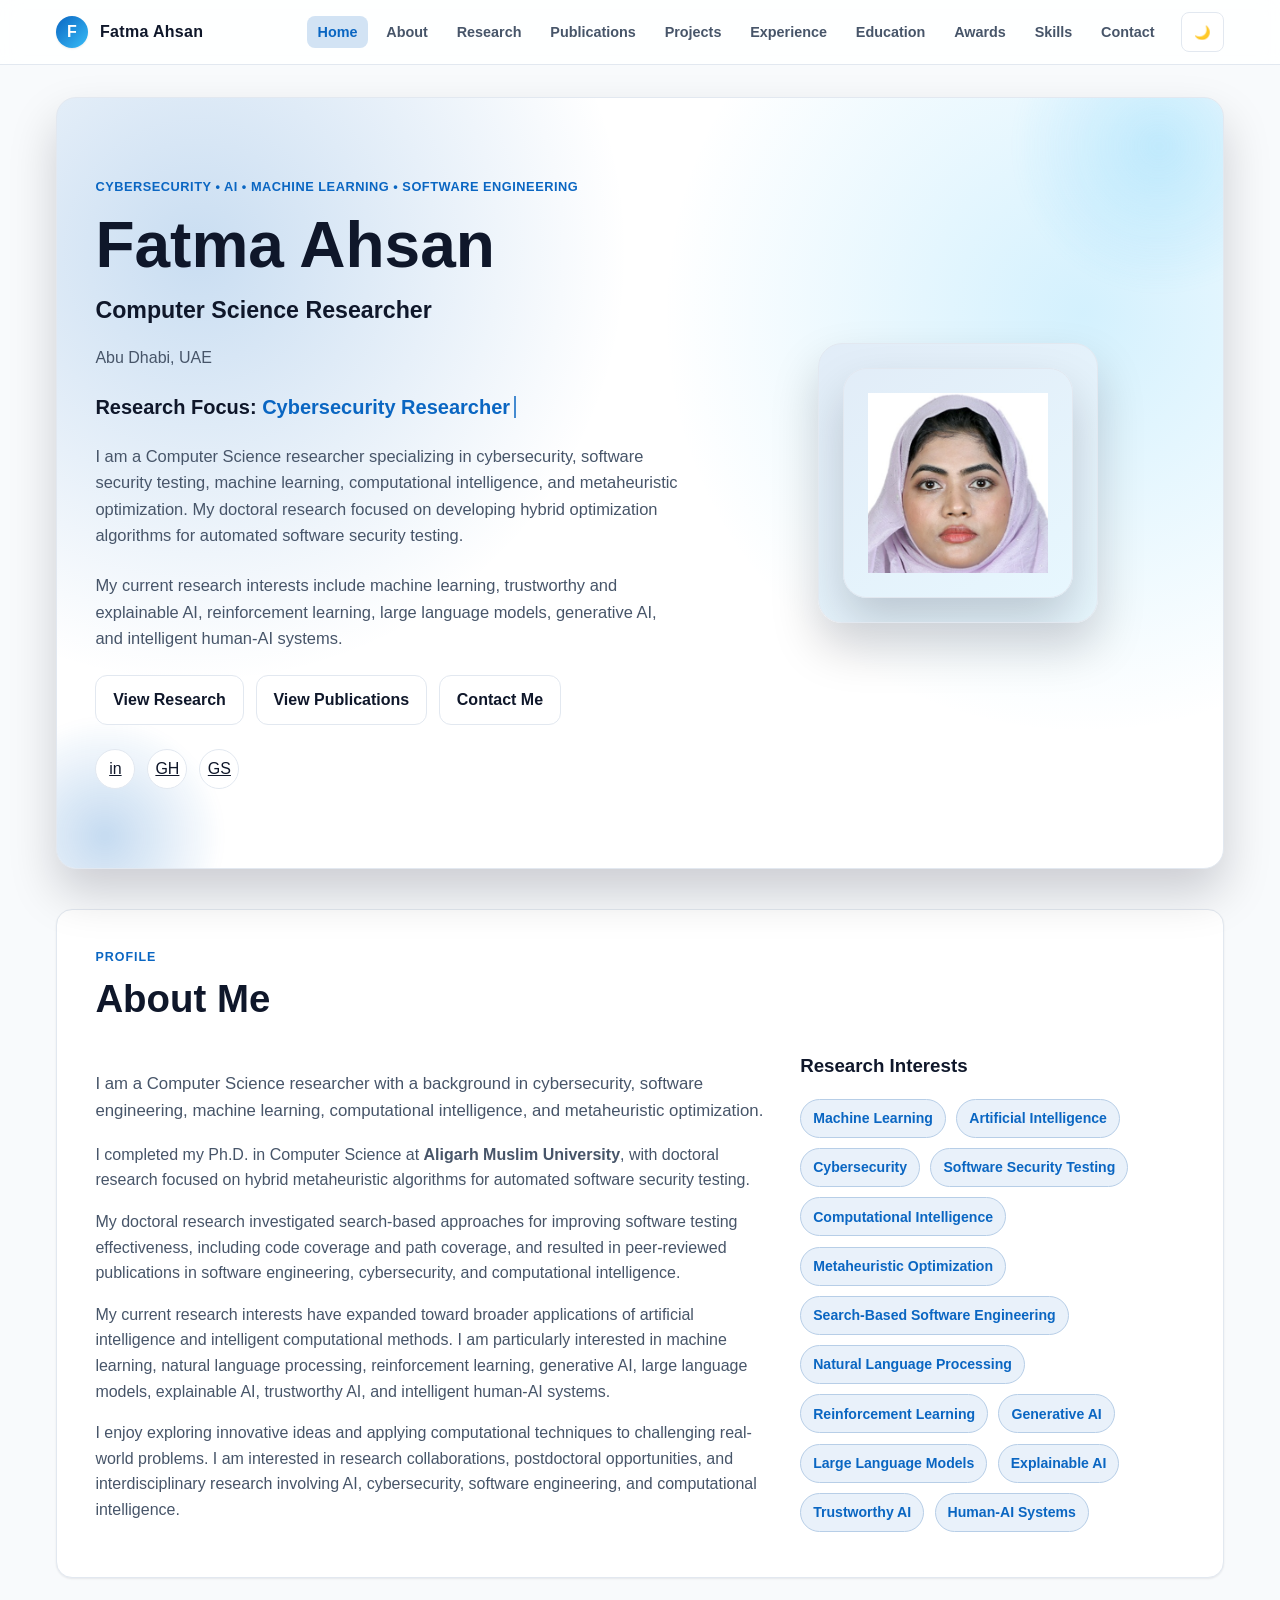
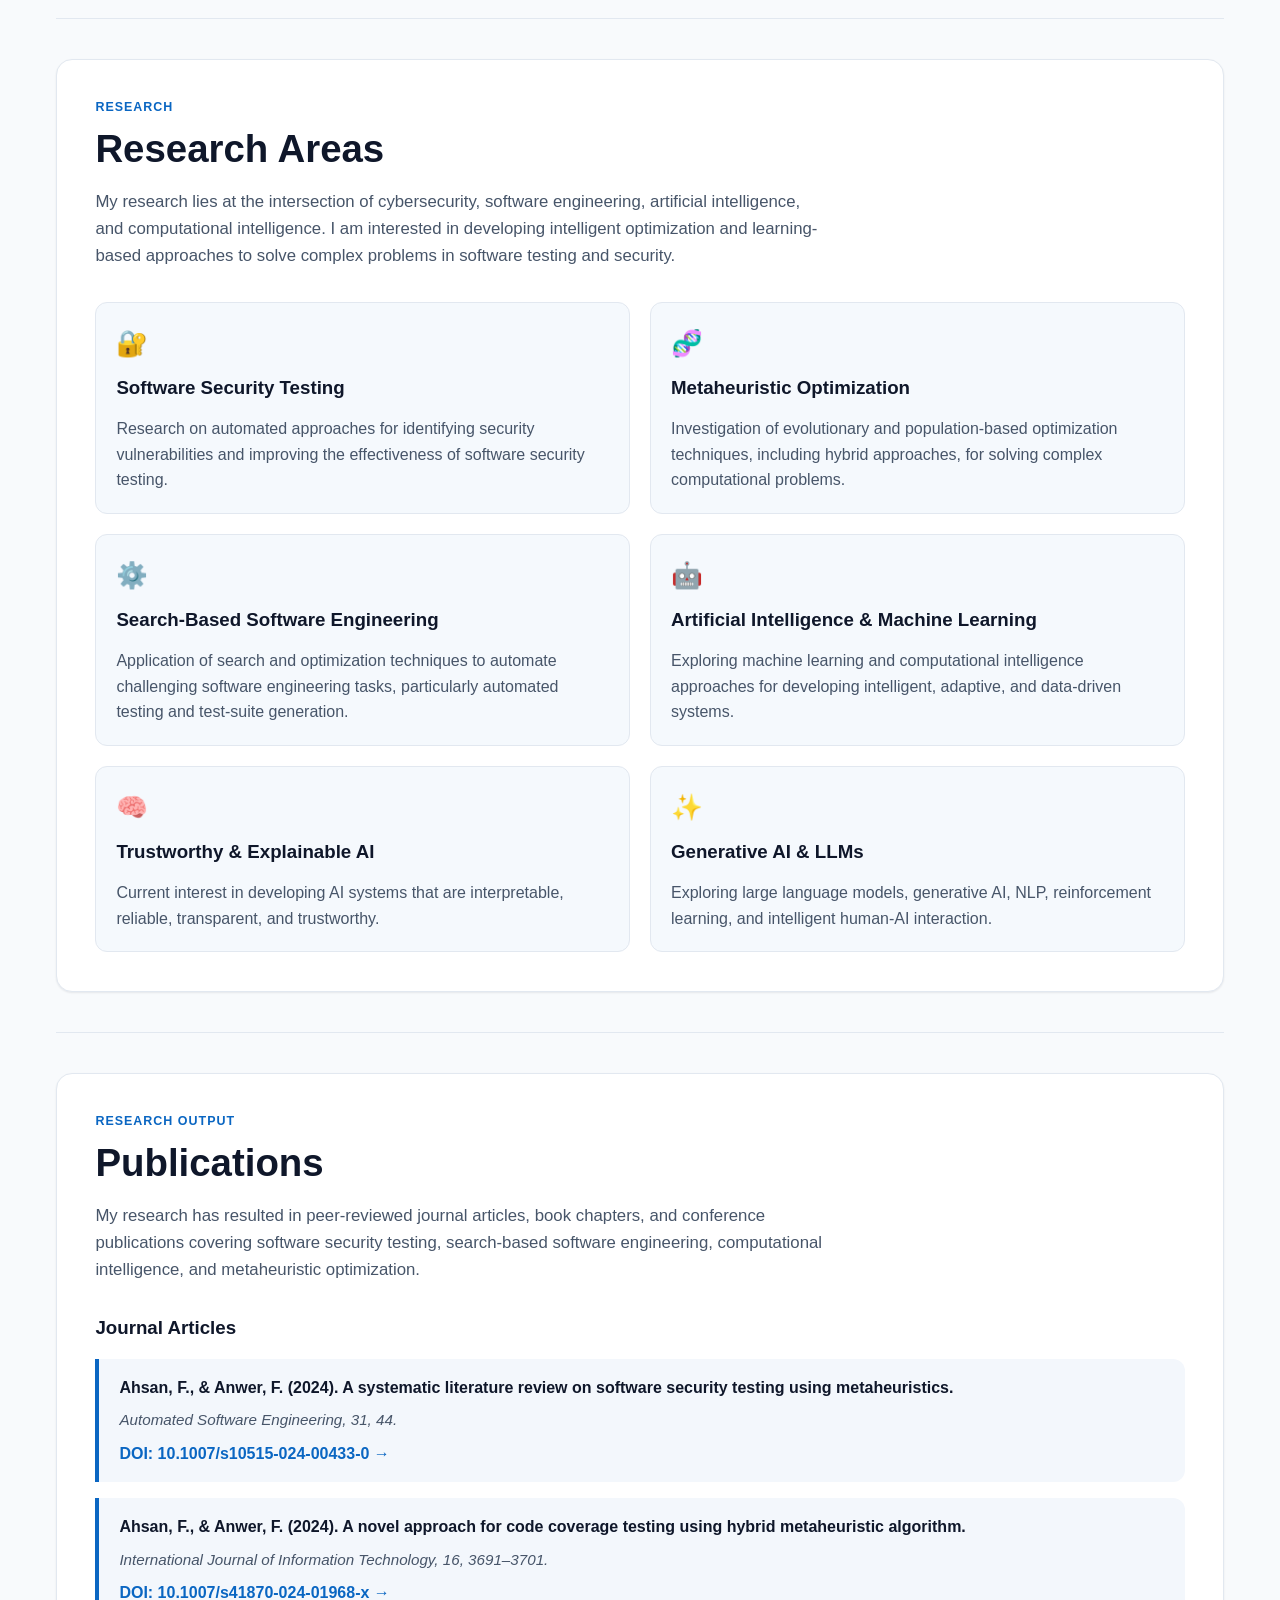
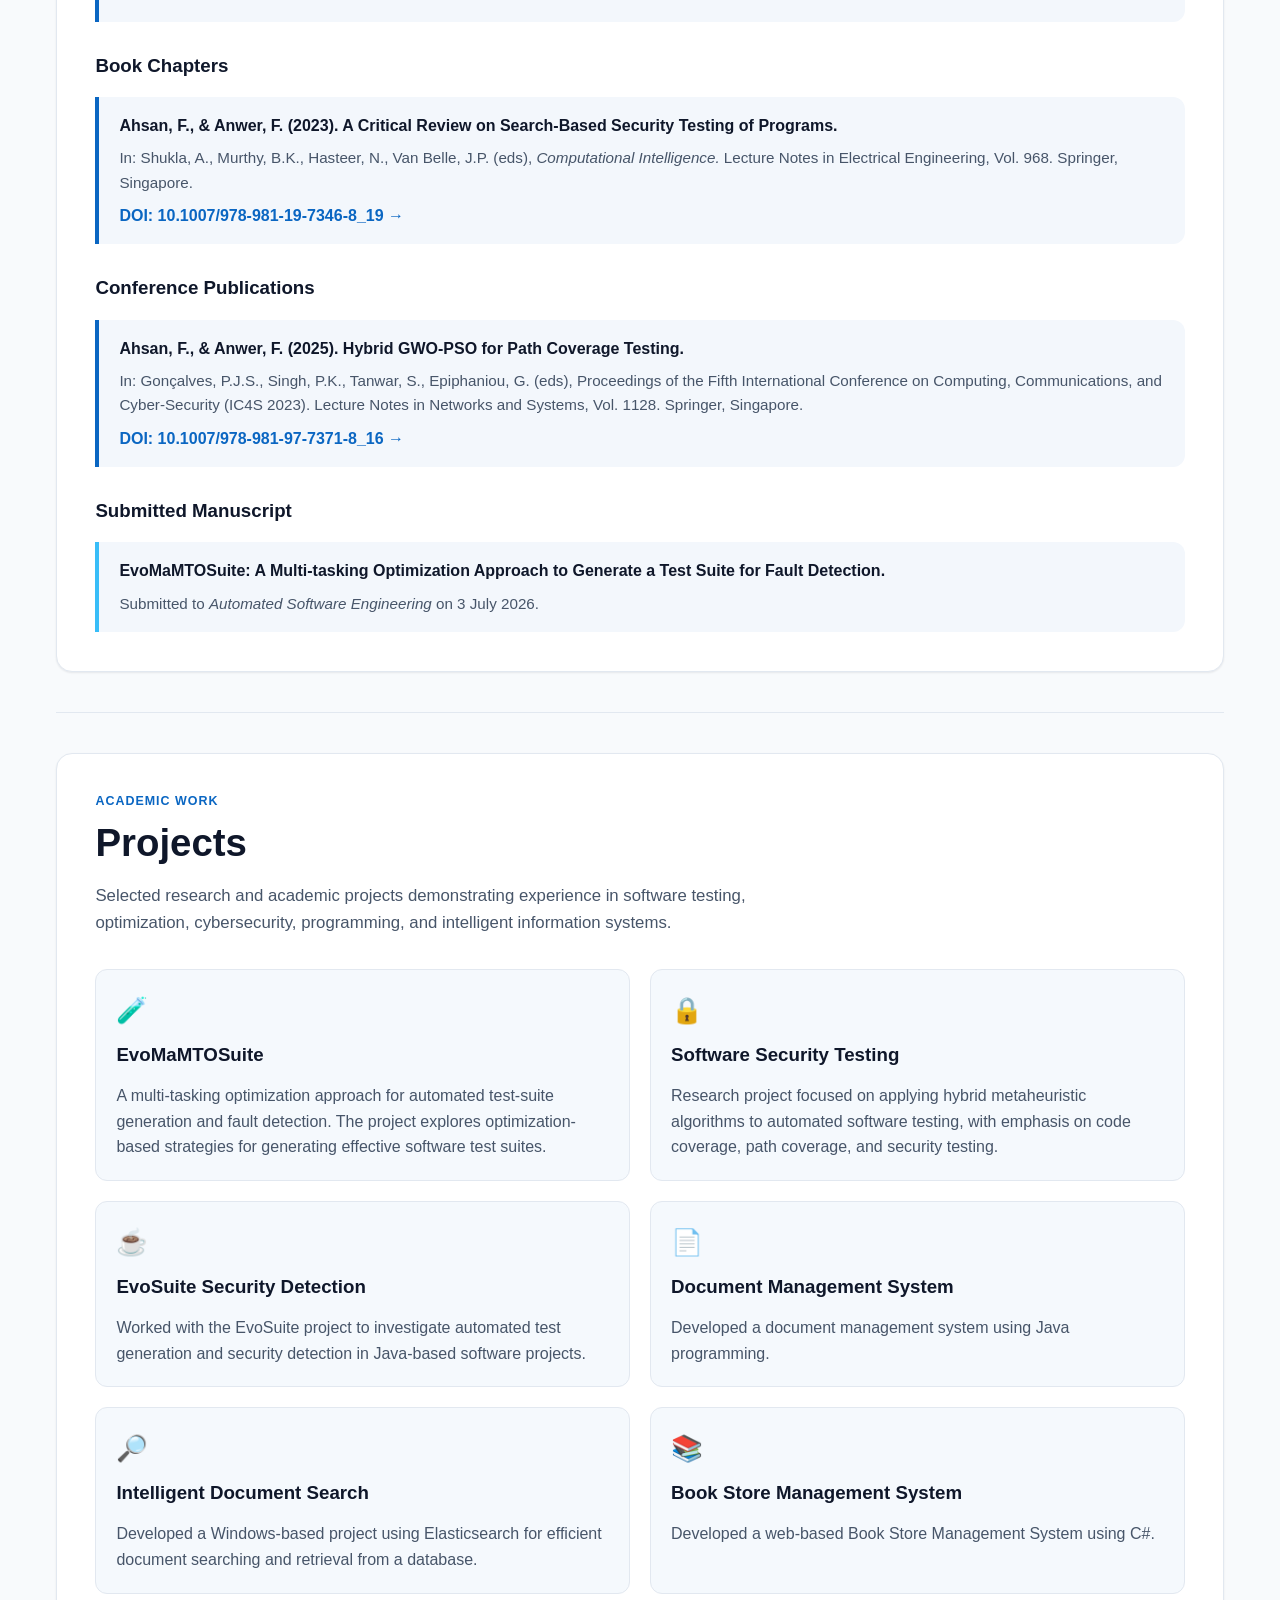
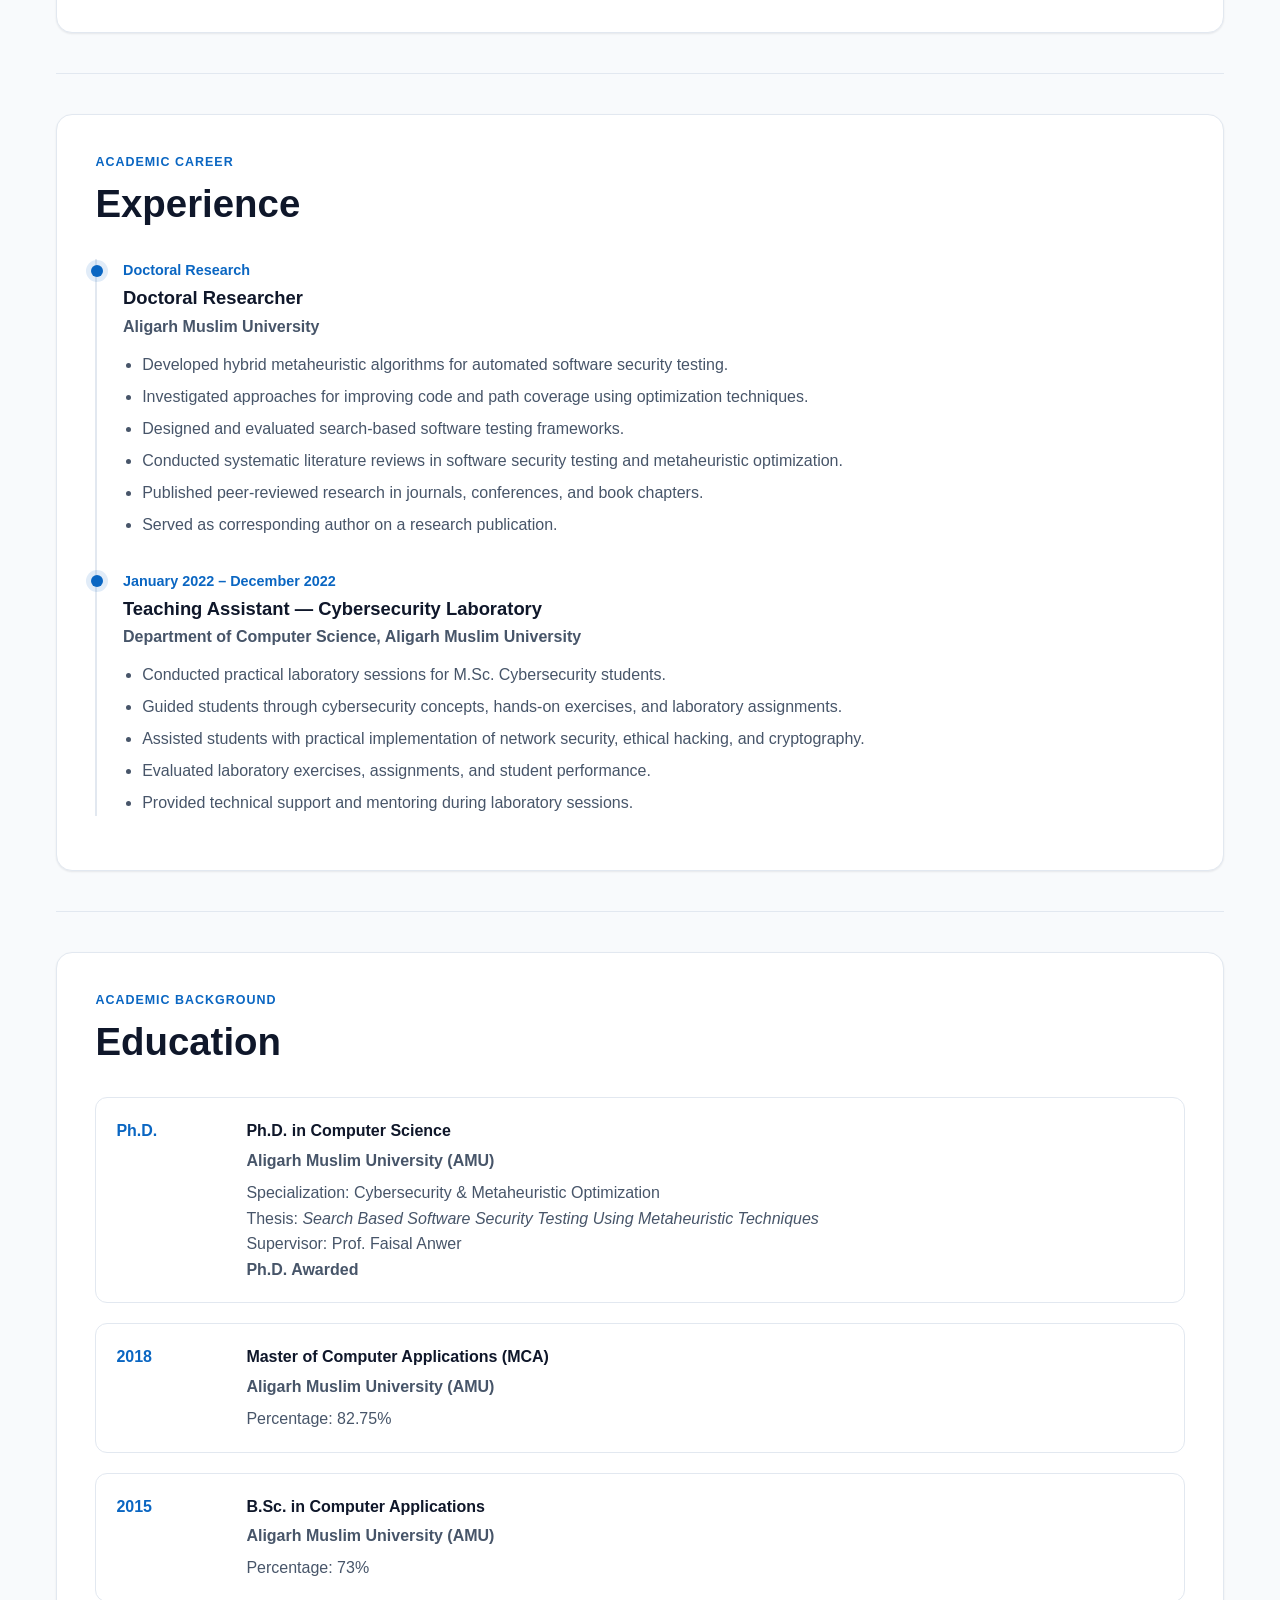
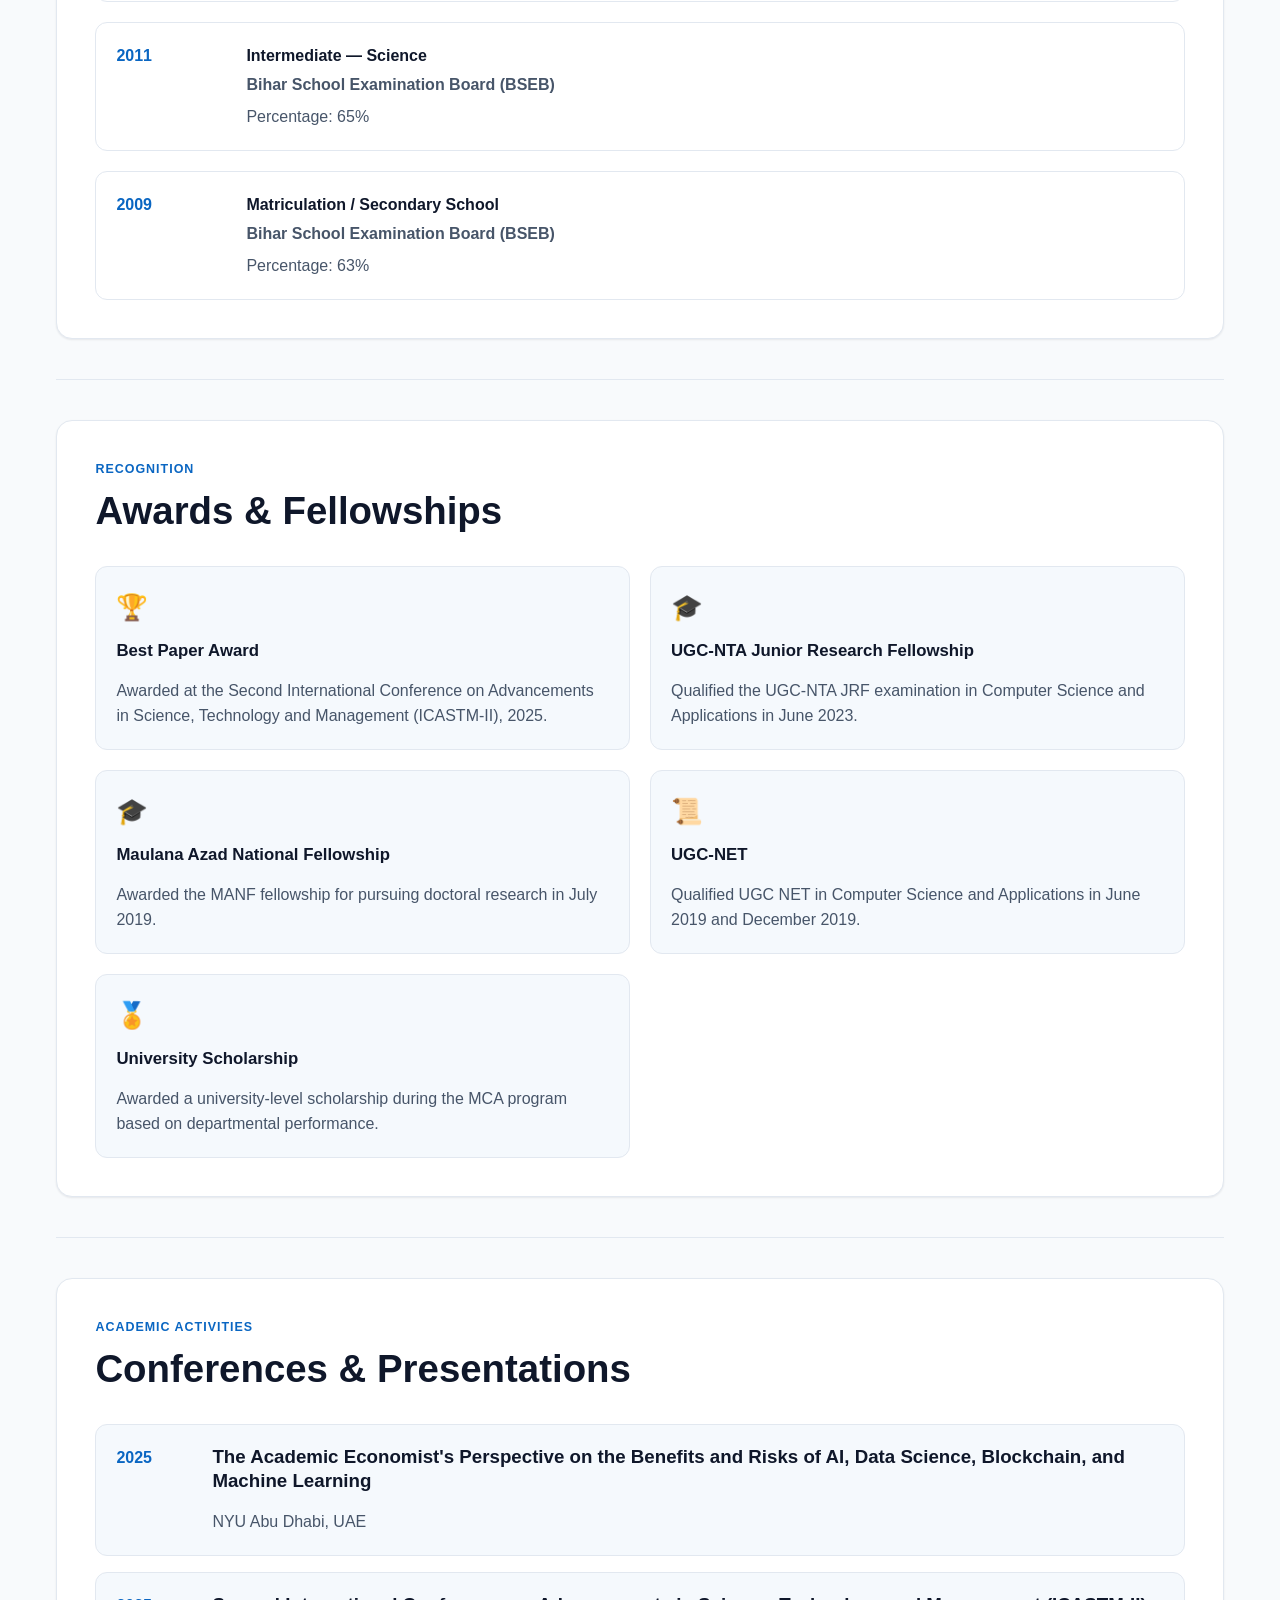
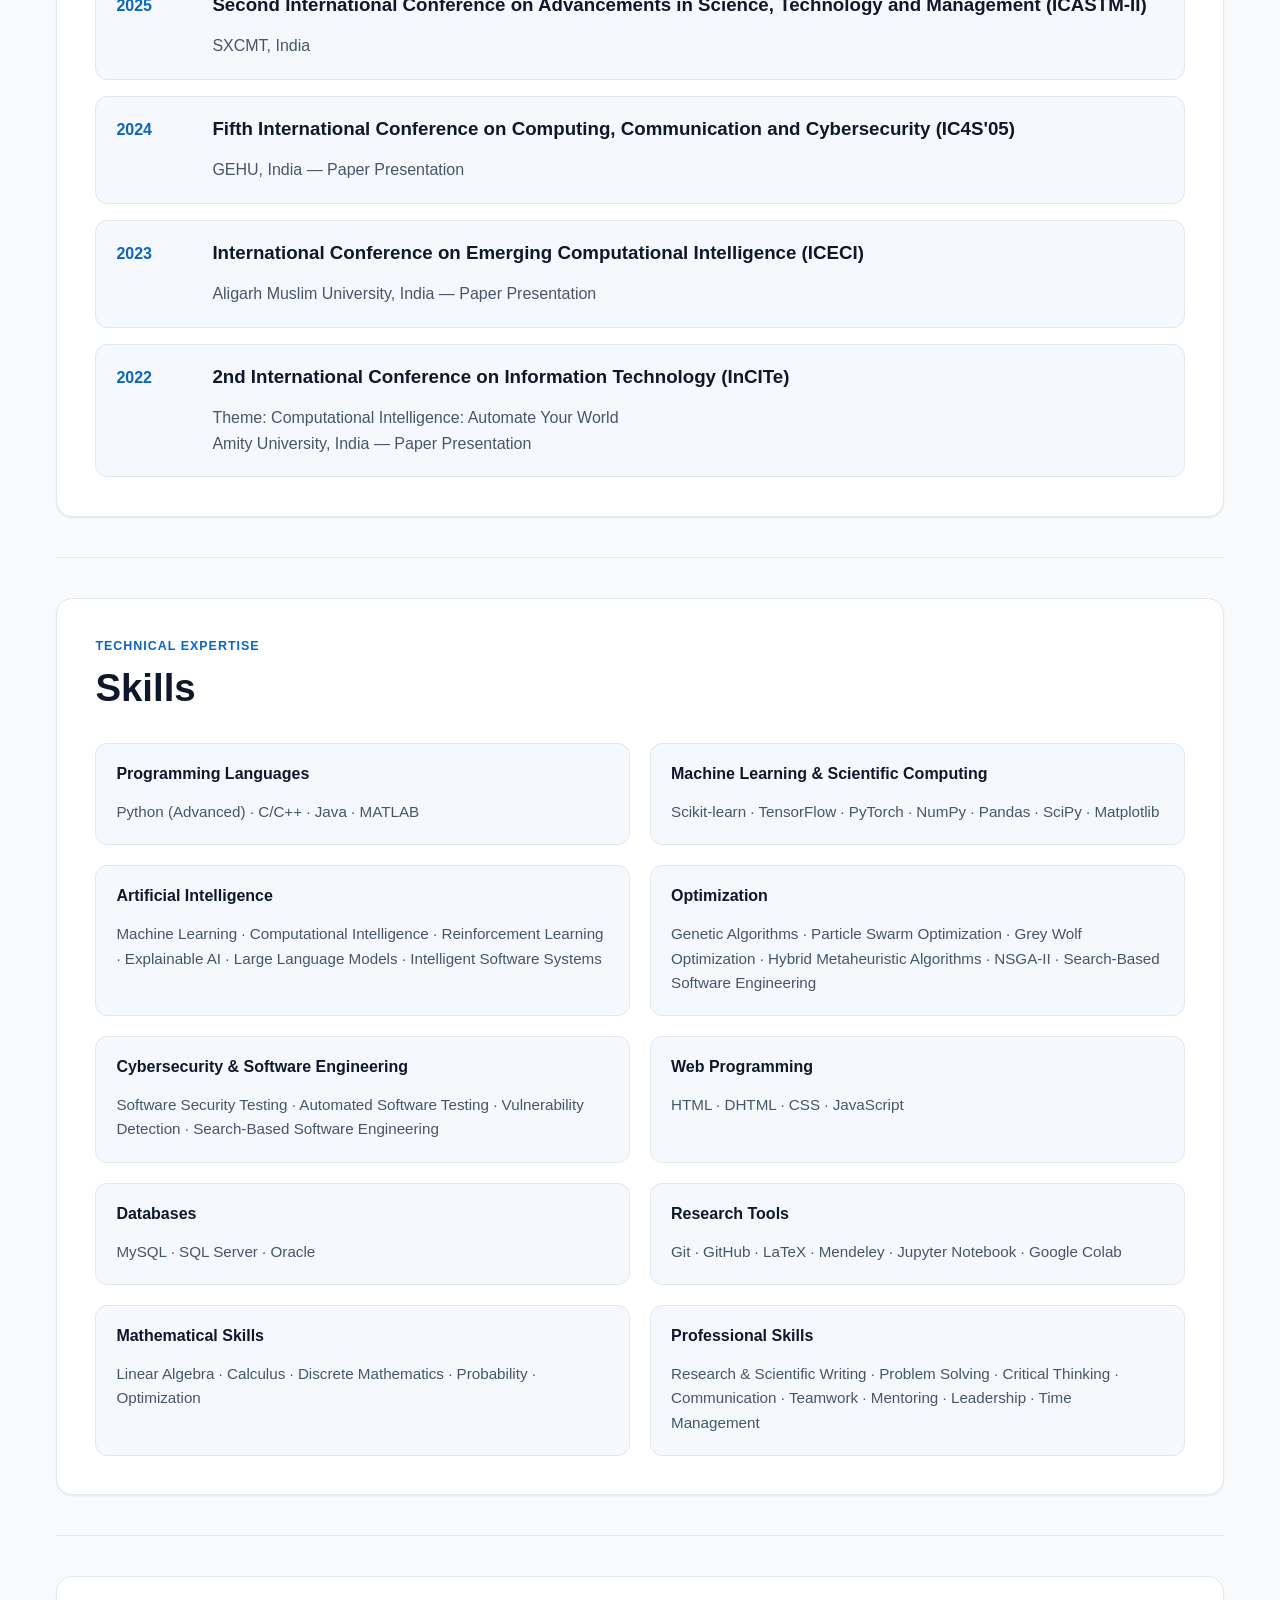
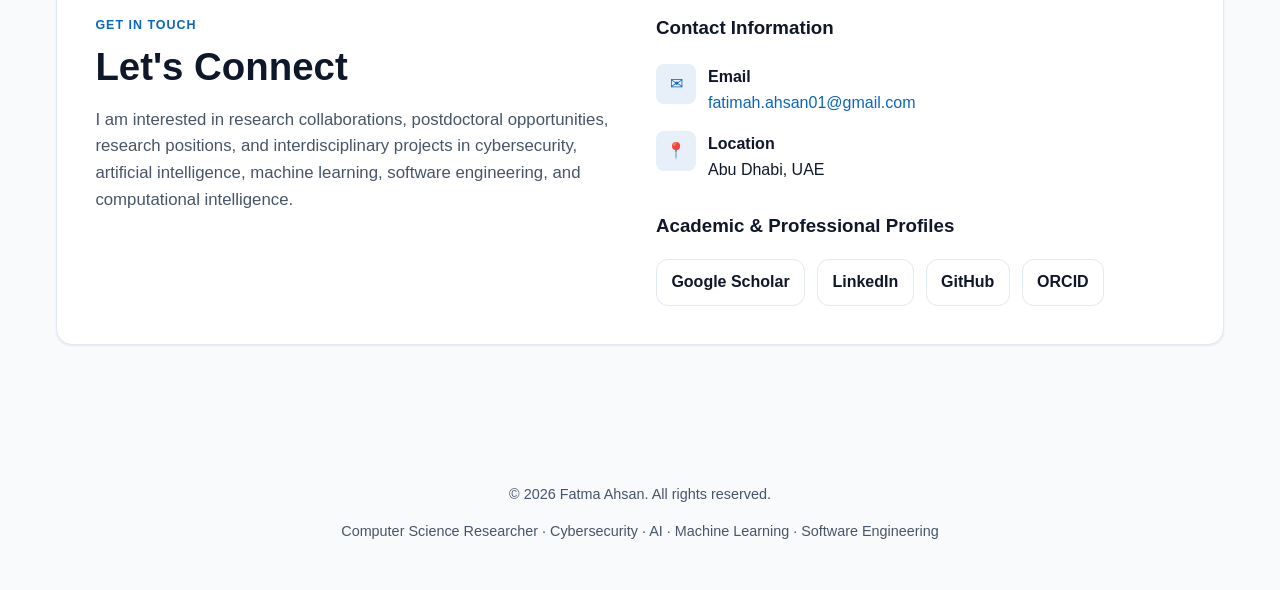
<file: index.html>
<!doctype html>
<html lang="en" data-theme="light">
  <head>
    <meta charset="UTF-8" />
    <meta name="viewport" content="width=device-width, initial-scale=1.0" />

    <title>Fatma Ahsan | Computer Science Researcher</title>

    <meta
      name="description"
      content="Academic portfolio of Fatma Ahsan, Computer Science researcher specializing in cybersecurity, software security testing, machine learning, computational intelligence, and metaheuristic optimization."
    />

    <style>
      :root {
        --color-primary: #0a66c2;
        --color-secondary: #0f172a;
        --color-accent: #38bdf8;
        --color-bg: #f8fafc;
        --color-surface: #ffffff;
        --color-text: #0f172a;
        --color-muted: #475569;
        --color-border: #e2e8f0;

        --color-hero-glow-1: rgb(10 102 194 / 0.22);
        --color-hero-glow-2: rgb(56 189 248 / 0.22);

        --shadow-sm: 0 1px 2px rgb(2 6 23 / 0.08);
        --shadow-md: 0 8px 24px rgb(2 6 23 / 0.12);
        --shadow-lg: 0 24px 48px rgb(2 6 23 / 0.18);

        --radius-sm: 0.5rem;
        --radius-md: 0.75rem;
        --radius-lg: 1rem;
        --radius-xl: 1.25rem;

        --space-2: 0.5rem;
        --space-3: 0.75rem;
        --space-4: 1rem;
        --space-5: 1.25rem;
        --space-6: 1.5rem;
        --space-8: 2rem;
        --space-10: 2.5rem;
        --space-12: 3rem;

        --transition-fast: 150ms ease;
        --transition-med: 250ms ease;
      }

      [data-theme="dark"] {
        --color-bg: #020617;
        --color-surface: #0b1220;
        --color-text: #e2e8f0;
        --color-muted: #94a3b8;
        --color-border: #1e293b;

        --color-hero-glow-1: rgb(10 102 194 / 0.3);
        --color-hero-glow-2: rgb(56 189 248 / 0.28);

        --shadow-sm: 0 1px 2px rgb(0 0 0 / 0.45);
        --shadow-md: 0 12px 30px rgb(0 0 0 / 0.5);
        --shadow-lg: 0 32px 60px rgb(0 0 0 / 0.65);
      }

      * {
        box-sizing: border-box;
      }

      html {
        scroll-behavior: smooth;
      }

      body {
        margin: 0;
        font-family: Inter, "Segoe UI", Roboto, Arial, sans-serif;
        color: var(--color-text);
        background: var(--color-bg);
        line-height: 1.6;
      }

      a {
        color: inherit;
      }

      .skip-link {
        position: absolute;
        left: -999px;
        top: auto;
        width: 1px;
        height: 1px;
        overflow: hidden;
      }

      .skip-link:focus {
        left: var(--space-4);
        top: var(--space-4);
        width: auto;
        height: auto;
        padding: var(--space-3) var(--space-4);
        background: var(--color-primary);
        color: #fff;
        border-radius: var(--radius-sm);
        z-index: 10000;
      }

      /* =========================
         HEADER
      ========================= */

      .site-header {
        position: sticky;
        top: 0;
        z-index: 1000;
        border-bottom: 1px solid var(--color-border);
        background: color-mix(in srgb, var(--color-surface) 86%, transparent);
        backdrop-filter: blur(10px);
      }

      .nav-shell {
        max-width: 1200px;
        margin: 0 auto;
        padding: var(--space-3) var(--space-4);
        display: flex;
        align-items: center;
        justify-content: space-between;
        gap: var(--space-4);
      }

      .brand {
        display: inline-flex;
        align-items: center;
        gap: var(--space-3);
        text-decoration: none;
        color: var(--color-text);
        font-weight: 700;
        letter-spacing: 0.02em;
        white-space: nowrap;
      }

      .brand__mark {
        width: 2rem;
        height: 2rem;
        border-radius: 999px;
        display: grid;
        place-items: center;
        background: linear-gradient(
          135deg,
          var(--color-primary),
          var(--color-accent)
        );
        color: #fff;
        box-shadow: var(--shadow-sm);
      }

      .menu-toggle,
      .theme-toggle {
        border: 1px solid var(--color-border);
        background: var(--color-surface);
        color: var(--color-text);
        border-radius: var(--radius-sm);
        min-height: 2.5rem;
        min-width: 2.5rem;
        padding: 0 var(--space-3);
        cursor: pointer;
        transition:
          background var(--transition-fast),
          border-color var(--transition-fast),
          color var(--transition-fast);
      }

      .menu-toggle:hover,
      .theme-toggle:hover {
        border-color: color-mix(
          in srgb,
          var(--color-primary) 35%,
          var(--color-border)
        );
      }

      .menu-toggle {
        display: none;
        font-weight: 600;
      }

      .nav-wrap {
        display: flex;
        align-items: center;
        gap: var(--space-4);
      }

      .nav-list {
        list-style: none;
        margin: 0;
        padding: 0;
        display: flex;
        align-items: center;
        gap: var(--space-2);
        flex-wrap: wrap;
      }

      .nav-link {
        text-decoration: none;
        color: var(--color-muted);
        font-weight: 600;
        font-size: 0.9rem;
        padding: 0.5rem 0.65rem;
        border-radius: var(--radius-sm);
        transition:
          color var(--transition-fast),
          background var(--transition-fast);
      }

      .nav-link:hover,
      .nav-link:focus-visible {
        color: var(--color-primary);
        background: color-mix(
          in srgb,
          var(--color-primary) 12%,
          transparent
        );
        outline: none;
      }

      .nav-link.active {
        color: var(--color-primary);
        background: color-mix(
          in srgb,
          var(--color-primary) 18%,
          transparent
        );
      }

      /* =========================
         MAIN
      ========================= */

      main {
        max-width: 1200px;
        margin: 0 auto;
        padding: var(--space-8) var(--space-4);
      }

      section {
        min-height: 52vh;
        padding: var(--space-10) 0;
        border-bottom: 1px solid var(--color-border);
        scroll-margin-top: 5rem;
      }

      section:last-child {
        border-bottom: none;
      }

      /* =========================
         HERO
      ========================= */

      .hero {
        position: relative;
        overflow: hidden;
        border: 1px solid var(--color-border);
        background:
          radial-gradient(
            circle at 12% 20%,
            var(--color-hero-glow-1),
            transparent 36%
          ),
          radial-gradient(
            circle at 88% 28%,
            var(--color-hero-glow-2),
            transparent 36%
          ),
          var(--color-surface);
        border-radius: var(--radius-xl);
        box-shadow: var(--shadow-lg);
        min-height: calc(100vh - 8rem);
        display: grid;
        align-items: center;
      }

      .hero::before,
      .hero::after {
        content: "";
        position: absolute;
        border-radius: 999px;
        filter: blur(4px);
        pointer-events: none;
      }

      .hero::before {
        width: 20rem;
        height: 20rem;
        top: -7rem;
        right: -6rem;
        background: radial-gradient(
          circle at center,
          rgb(56 189 248 / 0.22),
          transparent 65%
        );
        animation: floatOrbOne 9s ease-in-out infinite;
      }

      .hero::after {
        width: 16rem;
        height: 16rem;
        left: -5rem;
        bottom: -6rem;
        background: radial-gradient(
          circle at center,
          rgb(10 102 194 / 0.24),
          transparent 65%
        );
        animation: floatOrbTwo 10s ease-in-out infinite;
      }

      .hero__grid {
        position: relative;
        z-index: 1;
        display: grid;
        grid-template-columns: 1.3fr 1fr;
        gap: var(--space-12);
        padding: clamp(1.5rem, 3vw, 3rem);
      }

      .hero__eyebrow {
        margin: 0 0 var(--space-3);
        color: var(--color-primary);
        font-weight: 700;
        letter-spacing: 0.04em;
        text-transform: uppercase;
        font-size: 0.8rem;
      }

      .hero h1 {
        margin: 0;
        color: var(--color-secondary);
        font-size: clamp(2.4rem, 5vw, 4.2rem);
        line-height: 1.1;
      }

      [data-theme="dark"] .hero h1 {
        color: #e2e8f0;
      }

      .hero__subtitle {
        margin: var(--space-3) 0 var(--space-4);
        font-size: clamp(1.1rem, 2vw, 1.45rem);
        font-weight: 700;
        color: var(--color-text);
      }

      .hero__location {
        color: var(--color-muted);
        margin-bottom: var(--space-5);
      }

      .hero__title {
        margin: 0 0 var(--space-5);
        font-size: clamp(1rem, 2vw, 1.25rem);
        font-weight: 700;
        color: var(--color-text);
      }

      .typing {
        color: var(--color-primary);
        border-right: 2px solid
          color-mix(in srgb, var(--color-primary) 75%, transparent);
        padding-right: 0.25rem;
        white-space: nowrap;
      }

      .hero__intro {
        margin: 0 0 var(--space-6);
        color: var(--color-muted);
        max-width: 65ch;
        font-size: 1.03rem;
      }

      .hero__actions {
        display: flex;
        flex-wrap: wrap;
        gap: var(--space-3);
      }

      .btn {
        border: 1px solid transparent;
        border-radius: var(--radius-md);
        min-height: 2.75rem;
        padding: 0.68rem 1.05rem;
        font-weight: 700;
        text-decoration: none;
        transition:
          transform var(--transition-med),
          box-shadow var(--transition-med),
          background var(--transition-fast),
          color var(--transition-fast),
          border-color var(--transition-fast);
      }

      .btn:focus-visible {
        outline: 3px solid
          color-mix(in srgb, var(--color-accent) 55%, transparent);
        outline-offset: 2px;
      }

      .btn:hover {
        transform: translateY(-2px);
      }

      .btn--primary {
        background: linear-gradient(
          135deg,
          var(--color-primary),
          #0b74dd
        );
        color: #fff;
        box-shadow: var(--shadow-md);
      }

      .btn--secondary {
        background: var(--color-surface);
        color: var(--color-text);
        border-color: var(--color-border);
      }

      .btn--secondary:hover {
        border-color: color-mix(
          in srgb,
          var(--color-primary) 35%,
          var(--color-border)
        );
        background: color-mix(
          in srgb,
          var(--color-primary) 8%,
          var(--color-surface)
        );
      }

      .hero__socials {
        margin-top: var(--space-6);
        display: flex;
        align-items: center;
        gap: var(--space-3);
        flex-wrap: wrap;
      }

      .social-link {
        width: 2.5rem;
        height: 2.5rem;
        display: inline-flex;
        align-items: center;
        justify-content: center;
        border-radius: 999px;
        border: 1px solid var(--color-border);
        background: var(--color-surface);
        color: var(--color-text);
        transition:
          transform var(--transition-med),
          color var(--transition-fast),
          border-color var(--transition-fast),
          background var(--transition-fast);
      }

      .social-link:hover,
      .social-link:focus-visible {
        color: var(--color-primary);
        border-color: color-mix(
          in srgb,
          var(--color-primary) 45%,
          var(--color-border)
        );
        background: color-mix(
          in srgb,
          var(--color-primary) 10%,
          var(--color-surface)
        );
        transform: translateY(-2px);
        outline: none;
      }

      .hero__visual {
        display: grid;
        place-items: center;
      }

      .photo-placeholder {
        width: min(280px, 100%);
        aspect-ratio: 1;
        border-radius: 1.5rem;
        border: 1px solid var(--color-border);
        background:
          linear-gradient(
            145deg,
            color-mix(in srgb, var(--color-primary) 12%, var(--color-surface)),
            color-mix(in srgb, var(--color-accent) 12%, var(--color-surface))
          );
        display: grid;
        place-items: center;
        box-shadow: var(--shadow-lg);
        padding: var(--space-6);
        text-align: center;
        position: relative;
        overflow: hidden;
      }

      .photo-placeholder::after {
        content: "";
        position: absolute;
        inset: 0;
        background: linear-gradient(
          120deg,
          transparent 20%,
          rgb(255 255 255 / 0.35) 45%,
          transparent 70%
        );
        transform: translateX(-120%);
        animation: shimmer 5.5s ease-in-out infinite;
      }

      .photo-placeholder strong {
        font-size: 1.1rem;
        color: var(--color-secondary);
      }

      [data-theme="dark"] .photo-placeholder strong {
        color: #e2e8f0;
      }

      .photo-placeholder p {
        margin: var(--space-2) 0 0;
        color: var(--color-muted);
      }

      /* =========================
         SECTIONS
      ========================= */

      .section-card {
        background: var(--color-surface);
        border: 1px solid var(--color-border);
        border-radius: var(--radius-lg);
        box-shadow: var(--shadow-sm);
        padding: clamp(1.5rem, 3vw, 2.5rem);
      }

      .section-heading {
        margin-bottom: var(--space-8);
      }

      .section-label {
        margin: 0 0 var(--space-2);
        color: var(--color-primary);
        text-transform: uppercase;
        letter-spacing: 0.08em;
        font-size: 0.78rem;
        font-weight: 800;
      }

      h2 {
        margin: 0 0 var(--space-3);
        color: var(--color-secondary);
        font-size: clamp(1.8rem, 3vw, 2.5rem);
        line-height: 1.2;
      }

      [data-theme="dark"] h2 {
        color: #e2e8f0;
      }

      h3 {
        color: var(--color-secondary);
        margin-top: 0;
        line-height: 1.3;
      }

      [data-theme="dark"] h3 {
        color: #e2e8f0;
      }

      p {
        color: var(--color-muted);
      }

      .lead {
        font-size: 1.05rem;
        max-width: 78ch;
      }

      /* =========================
         ABOUT
      ========================= */

      .about-grid {
        display: grid;
        grid-template-columns: 1.4fr 0.8fr;
        gap: var(--space-8);
      }

      .interest-list {
        display: flex;
        flex-wrap: wrap;
        gap: 0.65rem;
        margin-top: var(--space-5);
      }

      .tag {
        display: inline-flex;
        align-items: center;
        padding: 0.45rem 0.75rem;
        border-radius: 999px;
        background: color-mix(
          in srgb,
          var(--color-primary) 9%,
          var(--color-surface)
        );
        border: 1px solid color-mix(
          in srgb,
          var(--color-primary) 20%,
          var(--color-border)
        );
        color: var(--color-primary);
        font-size: 0.88rem;
        font-weight: 650;
      }

      /* =========================
         RESEARCH / PROJECT CARDS
      ========================= */

      .card-grid {
        display: grid;
        grid-template-columns: repeat(2, 1fr);
        gap: var(--space-5);
      }

      .research-card,
      .project-card,
      .award-card,
      .conference-card,
      .skill-card {
        border: 1px solid var(--color-border);
        background: color-mix(
          in srgb,
          var(--color-surface) 96%,
          var(--color-primary)
        );
        border-radius: var(--radius-md);
        padding: var(--space-5);
        transition:
          transform var(--transition-med),
          box-shadow var(--transition-med),
          border-color var(--transition-fast);
      }

      .research-card:hover,
      .project-card:hover,
      .award-card:hover,
      .conference-card:hover,
      .skill-card:hover {
        transform: translateY(-3px);
        box-shadow: var(--shadow-md);
        border-color: color-mix(
          in srgb,
          var(--color-primary) 30%,
          var(--color-border)
        );
      }

      .card-icon {
        font-size: 1.6rem;
        margin-bottom: var(--space-3);
      }

      .research-card h3,
      .project-card h3,
      .award-card h3,
      .conference-card h3,
      .skill-card h3 {
        margin-bottom: var(--space-2);
      }

      .research-card p,
      .project-card p,
      .award-card p,
      .conference-card p,
      .skill-card p {
        margin-bottom: 0;
      }

      /* =========================
         PUBLICATIONS
      ========================= */

      .publication-group {
        margin-bottom: var(--space-8);
      }

      .publication-group:last-child {
        margin-bottom: 0;
      }

      .publication {
        border-left: 4px solid var(--color-primary);
        padding: var(--space-4) var(--space-5);
        margin-bottom: var(--space-4);
        background: color-mix(
          in srgb,
          var(--color-primary) 5%,
          var(--color-surface)
        );
        border-radius: 0 var(--radius-md) var(--radius-md) 0;
      }

      .publication:last-child {
        margin-bottom: 0;
      }

      .publication-title {
        font-weight: 750;
        color: var(--color-text);
        margin-bottom: var(--space-2);
      }

      .publication-meta {
        color: var(--color-muted);
        font-size: 0.95rem;
      }

      .doi {
        display: inline-block;
        margin-top: var(--space-2);
        color: var(--color-primary);
        font-weight: 700;
        text-decoration: none;
      }

      .doi:hover {
        text-decoration: underline;
      }

      .submitted {
        border-left-color: var(--color-accent);
      }

      /* =========================
         EXPERIENCE
      ========================= */

      .timeline {
        position: relative;
        padding-left: 1.6rem;
        border-left: 2px solid var(--color-border);
      }

      .timeline-item {
        position: relative;
        margin-bottom: var(--space-8);
      }

      .timeline-item:last-child {
        margin-bottom: 0;
      }

      .timeline-item::before {
        content: "";
        position: absolute;
        width: 0.75rem;
        height: 0.75rem;
        border-radius: 999px;
        background: var(--color-primary);
        left: -2rem;
        top: 0.35rem;
        box-shadow: 0 0 0 5px
          color-mix(in srgb, var(--color-primary) 12%, transparent);
      }

      .timeline-date {
        color: var(--color-primary);
        font-weight: 750;
        font-size: 0.9rem;
      }

      .timeline-title {
        margin: 0.25rem 0;
        font-size: 1.15rem;
      }

      .timeline-organization {
        color: var(--color-muted);
        font-weight: 600;
      }

      .timeline ul {
        margin-top: var(--space-3);
        padding-left: 1.2rem;
        color: var(--color-muted);
      }

      .timeline li {
        margin-bottom: 0.4rem;
      }

      /* =========================
         EDUCATION
      ========================= */

      .education-list {
        display: grid;
        gap: var(--space-5);
      }

      .education-item {
        display: grid;
        grid-template-columns: 110px 1fr;
        gap: var(--space-5);
        padding: var(--space-5);
        border: 1px solid var(--color-border);
        border-radius: var(--radius-md);
        background: var(--color-surface);
      }

      .education-year {
        color: var(--color-primary);
        font-weight: 800;
      }

      .education-degree {
        font-weight: 800;
        color: var(--color-text);
        margin: 0 0 0.25rem;
      }

      .education-institution {
        color: var(--color-muted);
        font-weight: 600;
      }

      .education-detail {
        color: var(--color-muted);
        margin-top: 0.4rem;
      }

      /* =========================
         SKILLS
      ========================= */

      .skill-grid {
        display: grid;
        grid-template-columns: repeat(2, 1fr);
        gap: var(--space-5);
      }

      .skill-card h3 {
        font-size: 1rem;
      }

      .skill-card p {
        font-size: 0.95rem;
      }

      /* =========================
         AWARDS
      ========================= */

      .award-grid {
        display: grid;
        grid-template-columns: repeat(2, 1fr);
        gap: var(--space-5);
      }

      .award-card h3 {
        font-size: 1.05rem;
      }

      /* =========================
         CONFERENCES
      ========================= */

      .conference-list {
        display: grid;
        gap: var(--space-4);
      }

      .conference-card {
        display: grid;
        grid-template-columns: 80px 1fr;
        gap: var(--space-4);
      }

      .conference-year {
        font-weight: 800;
        color: var(--color-primary);
      }

      /* =========================
         CONTACT
      ========================= */

      .contact-grid {
        display: grid;
        grid-template-columns: 1fr 1fr;
        gap: var(--space-8);
      }

      .contact-details {
        display: grid;
        gap: var(--space-4);
        margin-top: var(--space-6);
      }

      .contact-item {
        display: flex;
        align-items: flex-start;
        gap: var(--space-3);
      }

      .contact-icon {
        width: 2.5rem;
        height: 2.5rem;
        flex-shrink: 0;
        display: grid;
        place-items: center;
        border-radius: var(--radius-sm);
        background: color-mix(
          in srgb,
          var(--color-primary) 10%,
          var(--color-surface)
        );
        color: var(--color-primary);
      }

      .contact-item strong {
        display: block;
        color: var(--color-text);
      }

      .contact-item a {
        color: var(--color-primary);
        text-decoration: none;
      }

      .contact-item a:hover {
        text-decoration: underline;
      }

      .profile-links {
        display: flex;
        flex-wrap: wrap;
        gap: var(--space-3);
        margin-top: var(--space-5);
      }

      .profile-link {
        padding: 0.6rem 0.9rem;
        border: 1px solid var(--color-border);
        border-radius: var(--radius-md);
        text-decoration: none;
        color: var(--color-text);
        font-weight: 650;
        transition:
          transform var(--transition-fast),
          border-color var(--transition-fast),
          color var(--transition-fast);
      }

      .profile-link:hover {
        transform: translateY(-2px);
        color: var(--color-primary);
        border-color: var(--color-primary);
      }

      /* =========================
         FOOTER
      ========================= */

      footer {
        max-width: 1200px;
        margin: 0 auto;
        padding: var(--space-8) var(--space-4);
        color: var(--color-muted);
        text-align: center;
        font-size: 0.9rem;
      }

      /* =========================
         ANIMATIONS
      ========================= */

      @keyframes floatOrbOne {
        0%,
        100% {
          transform: translate(0, 0);
        }

        50% {
          transform: translate(-14px, 10px);
        }
      }

      @keyframes floatOrbTwo {
        0%,
        100% {
          transform: translate(0, 0);
        }

        50% {
          transform: translate(12px, -10px);
        }
      }

      @keyframes shimmer {
        0% {
          transform: translateX(-120%);
        }

        40%,
        100% {
          transform: translateX(120%);
        }
      }

      /* =========================
         RESPONSIVE
      ========================= */

      @media (max-width: 1080px) {
        .hero__grid {
          grid-template-columns: 1fr;
          gap: var(--space-8);
        }

        .hero__visual {
          order: -1;
        }

        .photo-placeholder {
          width: min(300px, 80vw);
        }

        .about-grid,
        .contact-grid {
          grid-template-columns: 1fr;
        }
      }

      @media (max-width: 980px) {
        .menu-toggle {
          display: inline-flex;
          align-items: center;
          justify-content: center;
        }

        .nav-wrap {
          position: absolute;
          top: calc(100% + 1px);
          left: 0;
          right: 0;
          display: none;
          flex-direction: column;
          align-items: stretch;
          gap: var(--space-4);
          background: var(--color-surface);
          border-bottom: 1px solid var(--color-border);
          box-shadow: var(--shadow-md);
          padding: var(--space-4);
        }

        .site-header.open .nav-wrap {
          display: flex;
        }

        .nav-list {
          flex-direction: column;
          align-items: stretch;
          gap: var(--space-2);
        }

        .nav-link {
          display: block;
          padding: var(--space-3) var(--space-4);
        }

        .theme-toggle {
          width: 100%;
        }
      }

      @media (max-width: 760px) {
        .card-grid,
        .skill-grid,
        .award-grid {
          grid-template-columns: 1fr;
        }

        .education-item {
          grid-template-columns: 1fr;
          gap: var(--space-2);
        }

        .conference-card {
          grid-template-columns: 1fr;
          gap: var(--space-2);
        }
      }

      @media (max-width: 640px) {
        main {
          padding: var(--space-6) var(--space-3);
        }

        section {
          padding: var(--space-8) 0;
        }

        .hero {
          min-height: auto;
        }

        .hero__actions {
          display: grid;
          grid-template-columns: 1fr;
        }

        .btn {
          text-align: center;
        }

        .hero__intro {
          font-size: 0.98rem;
        }

        .photo-placeholder {
          width: min(260px, 75vw);
        }
      }

      @media (prefers-reduced-motion: reduce) {
        html {
          scroll-behavior: auto;
        }

        *,
        *::before,
        *::after {
          animation-duration: 0.01ms !important;
          animation-iteration-count: 1 !important;
          transition-duration: 0.01ms !important;
        }
      }
    </style>
  </head>

  <body>
    <a class="skip-link" href="#main-content">
      Skip to main content
    </a>

    <!-- =========================
         HEADER
    ========================== -->

    <header class="site-header" id="top">
      <div class="nav-shell">

        <a
          class="brand"
          href="#home"
          aria-label="Go to Home section"
        >
          <span class="brand__mark" aria-hidden="true">F</span>
          <span>Fatma Ahsan</span>
        </a>

        <button
          class="menu-toggle"
          id="menuToggle"
          aria-expanded="false"
          aria-controls="primaryNavigation"
          aria-label="Open navigation menu"
          type="button"
        >
          Menu
        </button>

        <nav class="nav-wrap" aria-label="Primary">

          <ul class="nav-list" id="primaryNavigation">
            <li>
              <a class="nav-link" href="#home">Home</a>
            </li>

            <li>
              <a class="nav-link" href="#about">About</a>
            </li>

            <li>
              <a class="nav-link" href="#research">Research</a>
            </li>

            <li>
              <a class="nav-link" href="#publications">
                Publications
              </a>
            </li>

            <li>
              <a class="nav-link" href="#projects">Projects</a>
            </li>

            <li>
              <a class="nav-link" href="#experience">
                Experience
              </a>
            </li>

            <li>
              <a class="nav-link" href="#education">
                Education
              </a>
            </li>

            <li>
              <a class="nav-link" href="#awards">Awards</a>
            </li>

            <li>
              <a class="nav-link" href="#skills">Skills</a>
            </li>

            <li>
              <a class="nav-link" href="#contact">Contact</a>
            </li>
          </ul>

          <button
            class="theme-toggle"
            id="themeToggle"
            type="button"
            aria-label="Toggle dark mode"
          >
            🌙
          </button>

        </nav>
      </div>
    </header>

    <main id="main-content">

      <!-- =========================
           HOME
      ========================== -->

      <section
        class="hero"
        id="home"
        aria-labelledby="home-title"
      >

        <div class="hero__grid">

          <div>

            <p class="hero__eyebrow">
              Cybersecurity • AI • Machine Learning • Software Engineering
            </p>

            <h1 id="home-title">
              Fatma Ahsan
            </h1>

            <p class="hero__subtitle">
              Computer Science Researcher
            </p>

            <p class="hero__location">
              Abu Dhabi, UAE
            </p>

            <p class="hero__title">
              Research Focus:
              <span
                class="typing"
                id="typingText"
                aria-live="polite"
              ></span>
            </p>

            <p class="hero__intro">
              I am a Computer Science researcher specializing in
              cybersecurity, software security testing, machine learning,
              computational intelligence, and metaheuristic optimization.
              My doctoral research focused on developing hybrid
              optimization algorithms for automated software security
              testing.
            </p>

            <p class="hero__intro">
              My current research interests include machine learning,
              trustworthy and explainable AI, reinforcement learning,
              large language models, generative AI, and intelligent
              human-AI systems.
            </p>

            <div
              class="hero__actions"
              role="group"
              aria-label="Primary actions"
            >

              <!-- Replace # with your actual CV file 
              <a
                class="btn btn--primary"
                href="#"
                aria-label="Download curriculum vitae"
              >
                Download CV
              </a>
              comment
              -->
              
              <a
                class="btn btn--secondary"
                href="#research"
              >
                View Research
              </a>

              <a
                class="btn btn--secondary"
                href="#publications"
              >
                View Publications
              </a>

              <a
                class="btn btn--secondary"
                href="#contact"
              >
                Contact Me
              </a>

            </div>

            <div
              class="hero__socials"
              aria-label="Academic and professional profiles"
            >

              <!-- Replace # with your real LinkedIn URL -->
              <a
                class="social-link"
                href="https://www.linkedin.com/in/fatma-ahsan1/"
                aria-label="LinkedIn profile"
                title="LinkedIn"
              >
                in
              </a>

              <!-- Replace # with your real GitHub URL -->
              <a
                class="social-link"
                href="https://github.com/fatma00000"
                aria-label="GitHub profile"
                title="GitHub"
              >
                GH
              </a>

              <!-- Replace # with your Google Scholar URL -->
              <a
                class="social-link"
                href="https://scholar.google.com/citations?hl=en&user=uPFQJcgAAAAJ"
                aria-label="Google Scholar profile"
                title="Google Scholar"
              >
                GS
              </a>

            </div>

          </div>

          <div class="hero__visual">
            <!--
              Replace this entire div with your photograph later.

              Example:
              <img
                src="assets/fatma-ahsan.JPG"
                alt="Fatma Ahsan"
                class="profile-photo"
              >
            -->

            <div class="photo-placeholder">
              <div>
                    <img src="assets/fatma.JPG" alt="Fatma Ahsan" class="photo-placeholder" />
              </div>
            </div>

          </div>

        </div>
      </section>


      <!-- =========================
           ABOUT
      ========================== -->

      <section
        id="about"
        aria-labelledby="about-title"
      >

        <div class="section-card">

          <div class="section-heading">
            <p class="section-label">Profile</p>

            <h2 id="about-title">
              About Me
            </h2>
          </div>

          <div class="about-grid">

            <div>

              <p class="lead">
                I am a Computer Science researcher with a background in
                cybersecurity, software engineering, machine learning,
                computational intelligence, and metaheuristic
                optimization.
              </p>

              <p>
                I completed my Ph.D. in Computer Science at
                <strong>Aligarh Muslim University</strong>, with doctoral
                research focused on hybrid metaheuristic algorithms for
                automated software security testing.
              </p>

              <p>
                My doctoral research investigated search-based approaches
                for improving software testing effectiveness, including
                code coverage and path coverage, and resulted in
                peer-reviewed publications in software engineering,
                cybersecurity, and computational intelligence.
              </p>

              <p>
                My current research interests have expanded toward
                broader applications of artificial intelligence and
                intelligent computational methods. I am particularly
                interested in machine learning, natural language
                processing, reinforcement learning, generative AI,
                large language models, explainable AI, trustworthy AI,
                and intelligent human-AI systems.
              </p>

              <p>
                I enjoy exploring innovative ideas and applying
                computational techniques to challenging real-world
                problems. I am interested in research collaborations,
                postdoctoral opportunities, and interdisciplinary
                research involving AI, cybersecurity, software
                engineering, and computational intelligence.
              </p>

            </div>

            <div>

              <h3>
                Research Interests
              </h3>

              <div class="interest-list">

                <span class="tag">Machine Learning</span>
                <span class="tag">Artificial Intelligence</span>
                <span class="tag">Cybersecurity</span>
                <span class="tag">Software Security Testing</span>
                <span class="tag">Computational Intelligence</span>
                <span class="tag">Metaheuristic Optimization</span>
                <span class="tag">Search-Based Software Engineering</span>
                <span class="tag">Natural Language Processing</span>
                <span class="tag">Reinforcement Learning</span>
                <span class="tag">Generative AI</span>
                <span class="tag">Large Language Models</span>
                <span class="tag">Explainable AI</span>
                <span class="tag">Trustworthy AI</span>
                <span class="tag">Human-AI Systems</span>

              </div>

            </div>

          </div>

        </div>
      </section>


      <!-- =========================
           RESEARCH
      ========================== -->

      <section
        id="research"
        aria-labelledby="research-title"
      >

        <div class="section-card">

          <div class="section-heading">
            <p class="section-label">Research</p>

            <h2 id="research-title">
              Research Areas
            </h2>

            <p class="lead">
              My research lies at the intersection of cybersecurity,
              software engineering, artificial intelligence, and
              computational intelligence. I am interested in developing
              intelligent optimization and learning-based approaches
              to solve complex problems in software testing and security.
            </p>
          </div>

          <div class="card-grid">

            <article class="research-card">

              <div class="card-icon">🔐</div>

              <h3>
                Software Security Testing
              </h3>

              <p>
                Research on automated approaches for identifying
                security vulnerabilities and improving the effectiveness
                of software security testing.
              </p>

            </article>


            <article class="research-card">

              <div class="card-icon">🧬</div>

              <h3>
                Metaheuristic Optimization
              </h3>

              <p>
                Investigation of evolutionary and population-based
                optimization techniques, including hybrid approaches,
                for solving complex computational problems.
              </p>

            </article>


            <article class="research-card">

              <div class="card-icon">⚙️</div>

              <h3>
                Search-Based Software Engineering
              </h3>

              <p>
                Application of search and optimization techniques to
                automate challenging software engineering tasks,
                particularly automated testing and test-suite generation.
              </p>

            </article>


            <article class="research-card">

              <div class="card-icon">🤖</div>

              <h3>
                Artificial Intelligence & Machine Learning
              </h3>

              <p>
                Exploring machine learning and computational intelligence
                approaches for developing intelligent, adaptive, and
                data-driven systems.
              </p>

            </article>


            <article class="research-card">

              <div class="card-icon">🧠</div>

              <h3>
                Trustworthy & Explainable AI
              </h3>

              <p>
                Current interest in developing AI systems that are
                interpretable, reliable, transparent, and trustworthy.
              </p>

            </article>


            <article class="research-card">

              <div class="card-icon">✨</div>

              <h3>
                Generative AI & LLMs
              </h3>

              <p>
                Exploring large language models, generative AI, NLP,
                reinforcement learning, and intelligent human-AI
                interaction.
              </p>

            </article>

          </div>

        </div>
      </section>


      <!-- =========================
           PUBLICATIONS
      ========================== -->

      <section
        id="publications"
        aria-labelledby="publications-title"
      >

        <div class="section-card">

          <div class="section-heading">
            <p class="section-label">Research Output</p>

            <h2 id="publications-title">
              Publications
            </h2>

            <p class="lead">
              My research has resulted in peer-reviewed journal
              articles, book chapters, and conference publications
              covering software security testing, search-based software
              engineering, computational intelligence, and metaheuristic
              optimization.
            </p>
          </div>


          <div class="publication-group">

            <h3>
              Journal Articles
            </h3>


            <article class="publication">

              <div class="publication-title">
                Ahsan, F., & Anwer, F. (2024).
                A systematic literature review on software security
                testing using metaheuristics.
              </div>

              <div class="publication-meta">
                <em>Automated Software Engineering, 31, 44.</em>
              </div>

              <a
                class="doi"
                href="https://doi.org/10.1007/s10515-024-00433-0"
                target="_blank"
                rel="noopener noreferrer"
              >
                DOI: 10.1007/s10515-024-00433-0 →
              </a>

            </article>


            <article class="publication">

              <div class="publication-title">
                Ahsan, F., & Anwer, F. (2024).
                A novel approach for code coverage testing using
                hybrid metaheuristic algorithm.
              </div>

              <div class="publication-meta">
                <em>
                  International Journal of Information Technology,
                  16, 3691–3701.
                </em>
              </div>

              <a
                class="doi"
                href="https://doi.org/10.1007/s41870-024-01968-x"
                target="_blank"
                rel="noopener noreferrer"
              >
                DOI: 10.1007/s41870-024-01968-x →
              </a>

            </article>

          </div>


          <div class="publication-group">

            <h3>
              Book Chapters
            </h3>


            <article class="publication">

              <div class="publication-title">
                Ahsan, F., & Anwer, F. (2023).
                A Critical Review on Search-Based Security Testing
                of Programs.
              </div>

              <div class="publication-meta">
                In: Shukla, A., Murthy, B.K., Hasteer, N.,
                Van Belle, J.P. (eds), <em>Computational Intelligence.</em>
                Lecture Notes in Electrical Engineering, Vol. 968.
                Springer, Singapore.
              </div>

              <a
                class="doi"
                href="https://doi.org/10.1007/978-981-19-7346-8_19"
                target="_blank"
                rel="noopener noreferrer"
              >
                DOI: 10.1007/978-981-19-7346-8_19 →
              </a>

            </article>

          </div>


          <div class="publication-group">

            <h3>
              Conference Publications
            </h3>


            <article class="publication">

              <div class="publication-title">
                Ahsan, F., & Anwer, F. (2025).
                Hybrid GWO-PSO for Path Coverage Testing.
              </div>

              <div class="publication-meta">
                In: Gonçalves, P.J.S., Singh, P.K., Tanwar, S.,
                Epiphaniou, G. (eds), Proceedings of the Fifth
                International Conference on Computing, Communications,
                and Cyber-Security (IC4S 2023).
                Lecture Notes in Networks and Systems, Vol. 1128.
                Springer, Singapore.
              </div>

              <a
                class="doi"
                href="https://doi.org/10.1007/978-981-97-7371-8_16"
                target="_blank"
                rel="noopener noreferrer"
              >
                DOI: 10.1007/978-981-97-7371-8_16 →
              </a>

            </article>

          </div>


          <div class="publication-group">

            <h3>
              Submitted Manuscript
            </h3>


            <article class="publication submitted">

              <div class="publication-title">
                EvoMaMTOSuite: A Multi-tasking Optimization Approach
                to Generate a Test Suite for Fault Detection.
              </div>

              <div class="publication-meta">
                Submitted to <em>Automated Software Engineering</em>
                on 3 July 2026.
              </div>

            </article>

          </div>

        </div>
      </section>


      <!-- =========================
           PROJECTS
      ========================== -->

      <section
        id="projects"
        aria-labelledby="projects-title"
      >

        <div class="section-card">

          <div class="section-heading">
            <p class="section-label">Academic Work</p>

            <h2 id="projects-title">
              Projects
            </h2>

            <p class="lead">
              Selected research and academic projects demonstrating
              experience in software testing, optimization,
              cybersecurity, programming, and intelligent information
              systems.
            </p>
          </div>


          <div class="card-grid">

            <article class="project-card">

              <div class="card-icon">🧪</div>

              <h3>
                EvoMaMTOSuite
              </h3>

              <p>
                A multi-tasking optimization approach for automated
                test-suite generation and fault detection. The project
                explores optimization-based strategies for generating
                effective software test suites.
              </p>

            </article>


            <article class="project-card">

              <div class="card-icon">🔒</div>

              <h3>
                Software Security Testing
              </h3>

              <p>
                Research project focused on applying hybrid
                metaheuristic algorithms to automated software testing,
                with emphasis on code coverage, path coverage, and
                security testing.
              </p>

            </article>


            <article class="project-card">

              <div class="card-icon">☕</div>

              <h3>
                EvoSuite Security Detection
              </h3>

              <p>
                Worked with the EvoSuite project to investigate
                automated test generation and security detection in
                Java-based software projects.
              </p>

            </article>


            <article class="project-card">

              <div class="card-icon">📄</div>

              <h3>
                Document Management System
              </h3>

              <p>
                Developed a document management system using Java
                programming.
              </p>

            </article>


            <article class="project-card">

              <div class="card-icon">🔎</div>

              <h3>
                Intelligent Document Search
              </h3>

              <p>
                Developed a Windows-based project using Elasticsearch
                for efficient document searching and retrieval from
                a database.
              </p>

            </article>


            <article class="project-card">

              <div class="card-icon">📚</div>

              <h3>
                Book Store Management System
              </h3>

              <p>
                Developed a web-based Book Store Management System
                using C#.
              </p>

            </article>

          </div>

        </div>
      </section>


      <!-- =========================
           EXPERIENCE
      ========================== -->

      <section
        id="experience"
        aria-labelledby="experience-title"
      >

        <div class="section-card">

          <div class="section-heading">
            <p class="section-label">Academic Career</p>

            <h2 id="experience-title">
              Experience
            </h2>
          </div>


          <div class="timeline">

            <div class="timeline-item">

              <div class="timeline-date">
                Doctoral Research
              </div>

              <h3 class="timeline-title">
                Doctoral Researcher
              </h3>

              <div class="timeline-organization">
                Aligarh Muslim University
              </div>

              <ul>
                <li>
                  Developed hybrid metaheuristic algorithms for
                  automated software security testing.
                </li>

                <li>
                  Investigated approaches for improving code and
                  path coverage using optimization techniques.
                </li>

                <li>
                  Designed and evaluated search-based software
                  testing frameworks.
                </li>

                <li>
                  Conducted systematic literature reviews in
                  software security testing and metaheuristic
                  optimization.
                </li>

                <li>
                  Published peer-reviewed research in journals,
                  conferences, and book chapters.
                </li>

                <li>
                  Served as corresponding author on a research
                  publication.
                </li>
              </ul>

            </div>


            <div class="timeline-item">

              <div class="timeline-date">
                January 2022 – December 2022
              </div>

              <h3 class="timeline-title">
                Teaching Assistant — Cybersecurity Laboratory
              </h3>

              <div class="timeline-organization">
                Department of Computer Science,
                Aligarh Muslim University
              </div>

              <ul>

                <li>
                  Conducted practical laboratory sessions for
                  M.Sc. Cybersecurity students.
                </li>

                <li>
                  Guided students through cybersecurity concepts,
                  hands-on exercises, and laboratory assignments.
                </li>

                <li>
                  Assisted students with practical implementation
                  of network security, ethical hacking, and
                  cryptography.
                </li>

                <li>
                  Evaluated laboratory exercises, assignments,
                  and student performance.
                </li>

                <li>
                  Provided technical support and mentoring during
                  laboratory sessions.
                </li>

              </ul>

            </div>

          </div>

        </div>
      </section>


      <!-- =========================
           EDUCATION
      ========================== -->

      <section
        id="education"
        aria-labelledby="education-title"
      >

        <div class="section-card">

          <div class="section-heading">
            <p class="section-label">Academic Background</p>

            <h2 id="education-title">
              Education
            </h2>
          </div>


          <div class="education-list">

            <article class="education-item">

              <div class="education-year">
                Ph.D.
              </div>

              <div>

                <p class="education-degree">
                  Ph.D. in Computer Science
                </p>

                <div class="education-institution">
                  Aligarh Muslim University (AMU)
                </div>

                <div class="education-detail">
                  Specialization: Cybersecurity & Metaheuristic
                  Optimization
                  <br />
                  Thesis:
                  <em>
                    Search Based Software Security Testing Using
                    Metaheuristic Techniques
                  </em>
                  <br />
                  Supervisor: Prof. Faisal Anwer
                  <br />
                  <strong>Ph.D. Awarded</strong>
                </div>

              </div>

            </article>


            <article class="education-item">

              <div class="education-year">
                2018
              </div>

              <div>

                <p class="education-degree">
                  Master of Computer Applications (MCA)
                </p>

                <div class="education-institution">
                  Aligarh Muslim University (AMU)
                </div>

                <div class="education-detail">
                  Percentage: 82.75%
                </div>

              </div>

            </article>


            <article class="education-item">

              <div class="education-year">
                2015
              </div>

              <div>

                <p class="education-degree">
                  B.Sc. in Computer Applications
                </p>

                <div class="education-institution">
                  Aligarh Muslim University (AMU)
                </div>

                <div class="education-detail">
                  Percentage: 73%
                </div>

              </div>

            </article>


            <article class="education-item">

              <div class="education-year">
                2011
              </div>

              <div>

                <p class="education-degree">
                  Intermediate — Science
                </p>

                <div class="education-institution">
                  Bihar School Examination Board (BSEB)
                </div>

                <div class="education-detail">
                  Percentage: 65%
                </div>

              </div>

            </article>


            <article class="education-item">

              <div class="education-year">
                2009
              </div>

              <div>

                <p class="education-degree">
                  Matriculation / Secondary School
                </p>

                <div class="education-institution">
                  Bihar School Examination Board (BSEB)
                </div>

                <div class="education-detail">
                  Percentage: 63%
                </div>

              </div>

            </article>

          </div>

        </div>
      </section>


      <!-- =========================
           AWARDS
      ========================== -->

      <section
        id="awards"
        aria-labelledby="awards-title"
      >

        <div class="section-card">

          <div class="section-heading">
            <p class="section-label">Recognition</p>

            <h2 id="awards-title">
              Awards & Fellowships
            </h2>
          </div>


          <div class="award-grid">

            <article class="award-card">

              <div class="card-icon">🏆</div>

              <h3>
                Best Paper Award
              </h3>

              <p>
                Awarded at the Second International Conference on
                Advancements in Science, Technology and Management
                (ICASTM-II), 2025.
              </p>

            </article>


            <article class="award-card">

              <div class="card-icon">🎓</div>

              <h3>
                UGC-NTA Junior Research Fellowship
              </h3>

              <p>
                Qualified the UGC-NTA JRF examination in Computer
                Science and Applications in June 2023.
              </p>

            </article>


            <article class="award-card">

              <div class="card-icon">🎓</div>

              <h3>
                Maulana Azad National Fellowship
              </h3>

              <p>
                Awarded the MANF fellowship for pursuing doctoral
                research in July 2019.
              </p>

            </article>


            <article class="award-card">

              <div class="card-icon">📜</div>

              <h3>
                UGC-NET
              </h3>

              <p>
                Qualified UGC NET in Computer Science and
                Applications in June 2019 and December 2019.
              </p>

            </article>


            <article class="award-card">

              <div class="card-icon">🏅</div>

              <h3>
                University Scholarship
              </h3>

              <p>
                Awarded a university-level scholarship during the
                MCA program based on departmental performance.
              </p>

            </article>

          </div>

        </div>
      </section>


      <!-- =========================
           CONFERENCES
      ========================== -->

      <section
        id="conferences"
        aria-labelledby="conferences-title"
      >

        <div class="section-card">

          <div class="section-heading">
            <p class="section-label">Academic Activities</p>

            <h2 id="conferences-title">
              Conferences & Presentations
            </h2>
          </div>


          <div class="conference-list">

            <article class="conference-card">

              <div class="conference-year">
                2025
              </div>

              <div>

                <h3>
                  The Academic Economist's Perspective on the Benefits
                  and Risks of AI, Data Science, Blockchain, and
                  Machine Learning
                </h3>

                <p>
                  NYU Abu Dhabi, UAE
                </p>

              </div>

            </article>


            <article class="conference-card">

              <div class="conference-year">
                2025
              </div>

              <div>

                <h3>
                  Second International Conference on Advancements
                  in Science, Technology and Management (ICASTM-II)
                </h3>

                <p>
                  SXCMT, India
                </p>

              </div>

            </article>


            <article class="conference-card">

              <div class="conference-year">
                2024
              </div>

              <div>

                <h3>
                  Fifth International Conference on Computing,
                  Communication and Cybersecurity (IC4S'05)
                </h3>

                <p>
                  GEHU, India — Paper Presentation
                </p>

              </div>

            </article>


            <article class="conference-card">

              <div class="conference-year">
                2023
              </div>

              <div>

                <h3>
                  International Conference on Emerging Computational
                  Intelligence (ICECI)
                </h3>

                <p>
                  Aligarh Muslim University, India —
                  Paper Presentation
                </p>

              </div>

            </article>


            <article class="conference-card">

              <div class="conference-year">
                2022
              </div>

              <div>

                <h3>
                  2nd International Conference on Information
                  Technology (InCITe)
                </h3>

                <p>
                  Theme: Computational Intelligence: Automate Your World
                  <br />
                  Amity University, India — Paper Presentation
                </p>

              </div>

            </article>

          </div>

        </div>
      </section>


      <!-- =========================
           SKILLS
      ========================== -->

      <section
        id="skills"
        aria-labelledby="skills-title"
      >

        <div class="section-card">

          <div class="section-heading">
            <p class="section-label">Technical Expertise</p>

            <h2 id="skills-title">
              Skills
            </h2>
          </div>


          <div class="skill-grid">

            <article class="skill-card">

              <h3>
                Programming Languages
              </h3>

              <p>
                Python (Advanced) · C/C++ · Java · MATLAB
              </p>

            </article>


            <article class="skill-card">

              <h3>
                Machine Learning & Scientific Computing
              </h3>

              <p>
                Scikit-learn · TensorFlow · PyTorch · NumPy ·
                Pandas · SciPy · Matplotlib
              </p>

            </article>


            <article class="skill-card">

              <h3>
                Artificial Intelligence
              </h3>

              <p>
                Machine Learning · Computational Intelligence ·
                Reinforcement Learning · Explainable AI ·
                Large Language Models · Intelligent Software Systems
              </p>

            </article>


            <article class="skill-card">

              <h3>
                Optimization
              </h3>

              <p>
                Genetic Algorithms · Particle Swarm Optimization ·
                Grey Wolf Optimization · Hybrid Metaheuristic
                Algorithms · NSGA-II · Search-Based Software Engineering
              </p>

            </article>


            <article class="skill-card">

              <h3>
                Cybersecurity & Software Engineering
              </h3>

              <p>
                Software Security Testing · Automated Software
                Testing · Vulnerability Detection · Search-Based
                Software Engineering
              </p>

            </article>


            <article class="skill-card">

              <h3>
                Web Programming
              </h3>

              <p>
                HTML · DHTML · CSS · JavaScript
              </p>

            </article>


            <article class="skill-card">

              <h3>
                Databases
              </h3>

              <p>
                MySQL · SQL Server · Oracle
              </p>

            </article>


            <article class="skill-card">

              <h3>
                Research Tools
              </h3>

              <p>
                Git · GitHub · LaTeX · Mendeley ·
                Jupyter Notebook · Google Colab
              </p>

            </article>


            <article class="skill-card">

              <h3>
                Mathematical Skills
              </h3>

              <p>
                Linear Algebra · Calculus · Discrete Mathematics ·
                Probability · Optimization
              </p>

            </article>


            <article class="skill-card">

              <h3>
                Professional Skills
              </h3>

              <p>
                Research & Scientific Writing · Problem Solving ·
                Critical Thinking · Communication · Teamwork ·
                Mentoring · Leadership · Time Management
              </p>

            </article>

          </div>

        </div>
      </section>


      <!-- =========================
           CONTACT
      ========================== -->

      <section
        id="contact"
        aria-labelledby="contact-title"
      >

        <div class="section-card">

          <div class="contact-grid">

            <div>

              <p class="section-label">
                Get in Touch
              </p>

              <h2 id="contact-title">
                Let's Connect
              </h2>

              <p class="lead">
                I am interested in research collaborations,
                postdoctoral opportunities, research positions,
                and interdisciplinary projects in cybersecurity,
                artificial intelligence, machine learning,
                software engineering, and computational intelligence.
              </p>

            
            </div>


            <div>

              <h3>
                Contact Information
              </h3>

              <div class="contact-details">

                <div class="contact-item">

                  <div class="contact-icon">
                    ✉
                  </div>

                  <div>

                    <strong>Email</strong>

                    <a
                      href="mailto:fatimah.ahsan01@gmail.com"
                    >
                      fatimah.ahsan01@gmail.com
                    </a>

                  </div>

                </div>


               


                <div class="contact-item">

                  <div class="contact-icon">
                    📍
                  </div>

                  <div>

                    <strong>Location</strong>

                    <span>
                      Abu Dhabi, UAE
                    </span>

                  </div>

                </div>

              </div>


              <h3 style="margin-top: 2rem;">
                Academic & Professional Profiles
              </h3>

              <div class="profile-links">

                <!-- Replace # with your actual URLs -->

                <a
                  class="profile-link"
                  href="https://scholar.google.com/citations?hl=en&user=uPFQJcgAAAAJ"
                  target="_blank"
                  rel="noopener noreferrer"
                >
                  Google Scholar
                </a>

                <a
                  class="profile-link"
                  href="https://www.linkedin.com/in/fatma-ahsan1"
                  target="_blank"
                  rel="noopener noreferrer"
                >
                  LinkedIn
                </a>

                <a
                  class="profile-link"
                  href="https://github.com/fatma00000"
                  target="_blank"
                  rel="noopener noreferrer"
                >
                  GitHub
                </a>

               

                <a
                  class="profile-link"
                  href="https://orcid.org/0000-0002-1032-0134"
                  target="_blank"
                  rel="noopener noreferrer"
                >
                  ORCID
                </a>

              </div>

            </div>

          </div>

        </div>
      </section>

    </main>


    <!-- =========================
         FOOTER
    ========================== -->

    <footer>

      <p>
        © <span id="currentYear"></span> Fatma Ahsan.
        All rights reserved.
      </p>

      <p>
        Computer Science Researcher · Cybersecurity · AI ·
        Machine Learning · Software Engineering
      </p>

    </footer>


    <!-- =========================
         JAVASCRIPT
    ========================== -->

    <script>

      const header =
        document.querySelector(".site-header");

      const menuToggle =
        document.getElementById("menuToggle");

      const themeToggle =
        document.getElementById("themeToggle");

      const navLinks =
        Array.from(document.querySelectorAll(".nav-link"));

      const sections =
        Array.from(
          document.querySelectorAll("main section[id]")
        );

      const root =
        document.documentElement;

      const typingText =
        document.getElementById("typingText");


      /* =========================
         TYPING ANIMATION
      ========================== */

      const roles = [
        "Cybersecurity Researcher",
        "Machine Learning Researcher",
        "AI Researcher",
        "Software Security Researcher",
        "Metaheuristic Optimization Researcher"
      ];

      let roleIndex = 0;
      let charIndex = 0;
      let deleting = false;


      function runTypingAnimation() {

        const currentRole =
          roles[roleIndex];

        if (!deleting) {

          charIndex++;

          typingText.textContent =
            currentRole.slice(0, charIndex);

          if (charIndex === currentRole.length) {

            deleting = true;

            setTimeout(
              runTypingAnimation,
              1400
            );

            return;
          }

        } else {

          charIndex--;

          typingText.textContent =
            currentRole.slice(0, charIndex);

          if (charIndex === 0) {

            deleting = false;

            roleIndex =
              (roleIndex + 1) % roles.length;
          }
        }

        const speed =
          deleting ? 45 : 75;

        setTimeout(
          runTypingAnimation,
          speed
        );
      }


      runTypingAnimation();


      /* =========================
         THEME
      ========================== */

      const savedTheme =
        localStorage.getItem("theme");

      if (savedTheme === "dark") {

        root.setAttribute(
          "data-theme",
          "dark"
        );

        themeToggle.textContent = "☀️";
      }


      themeToggle.addEventListener(
        "click",
        () => {

          const isDark =
            root.getAttribute("data-theme") === "dark";

          if (isDark) {

            root.setAttribute(
              "data-theme",
              "light"
            );

            themeToggle.textContent = "🌙";

            localStorage.setItem(
              "theme",
              "light"
            );

          } else {

            root.setAttribute(
              "data-theme",
              "dark"
            );

            themeToggle.textContent = "☀️";

            localStorage.setItem(
              "theme",
              "dark"
            );
          }

        }
      );


      /* =========================
         MOBILE MENU
      ========================== */

      menuToggle.addEventListener(
        "click",
        () => {

          const isOpen =
            header.classList.toggle("open");

          menuToggle.setAttribute(
            "aria-expanded",
            String(isOpen)
          );

          menuToggle.setAttribute(
            "aria-label",
            isOpen
              ? "Close navigation menu"
              : "Open navigation menu"
          );
        }
      );


      navLinks.forEach(
        (link) => {

          link.addEventListener(
            "click",
            () => {

              header.classList.remove(
                "open"
              );

              menuToggle.setAttribute(
                "aria-expanded",
                "false"
              );

              menuToggle.setAttribute(
                "aria-label",
                "Open navigation menu"
              );
            }
          );
        }
      );


      /* =========================
         ACTIVE NAVIGATION
      ========================== */

      const observer =
        new IntersectionObserver(
          (entries) => {

            entries.forEach(
              (entry) => {

                if (!entry.isIntersecting) {
                  return;
                }

                const id =
                  entry.target.getAttribute(
                    "id"
                  );

                navLinks.forEach(
                  (link) => {

                    link.classList.toggle(
                      "active",
                      link.getAttribute(
                        "href"
                      ) === `#${id}`
                    );

                  }
                );

              }
            );

          },
          {
            rootMargin:
              "-35% 0px -55% 0px",

            threshold: 0.01
          }
        );


      sections.forEach(
        (section) =>
          observer.observe(section)
      );


      /* =========================
         CURRENT YEAR
      ========================== */

      document.getElementById(
        "currentYear"
      ).textContent =
        new Date().getFullYear();

    </script>

  </body>
</html>
</file>
